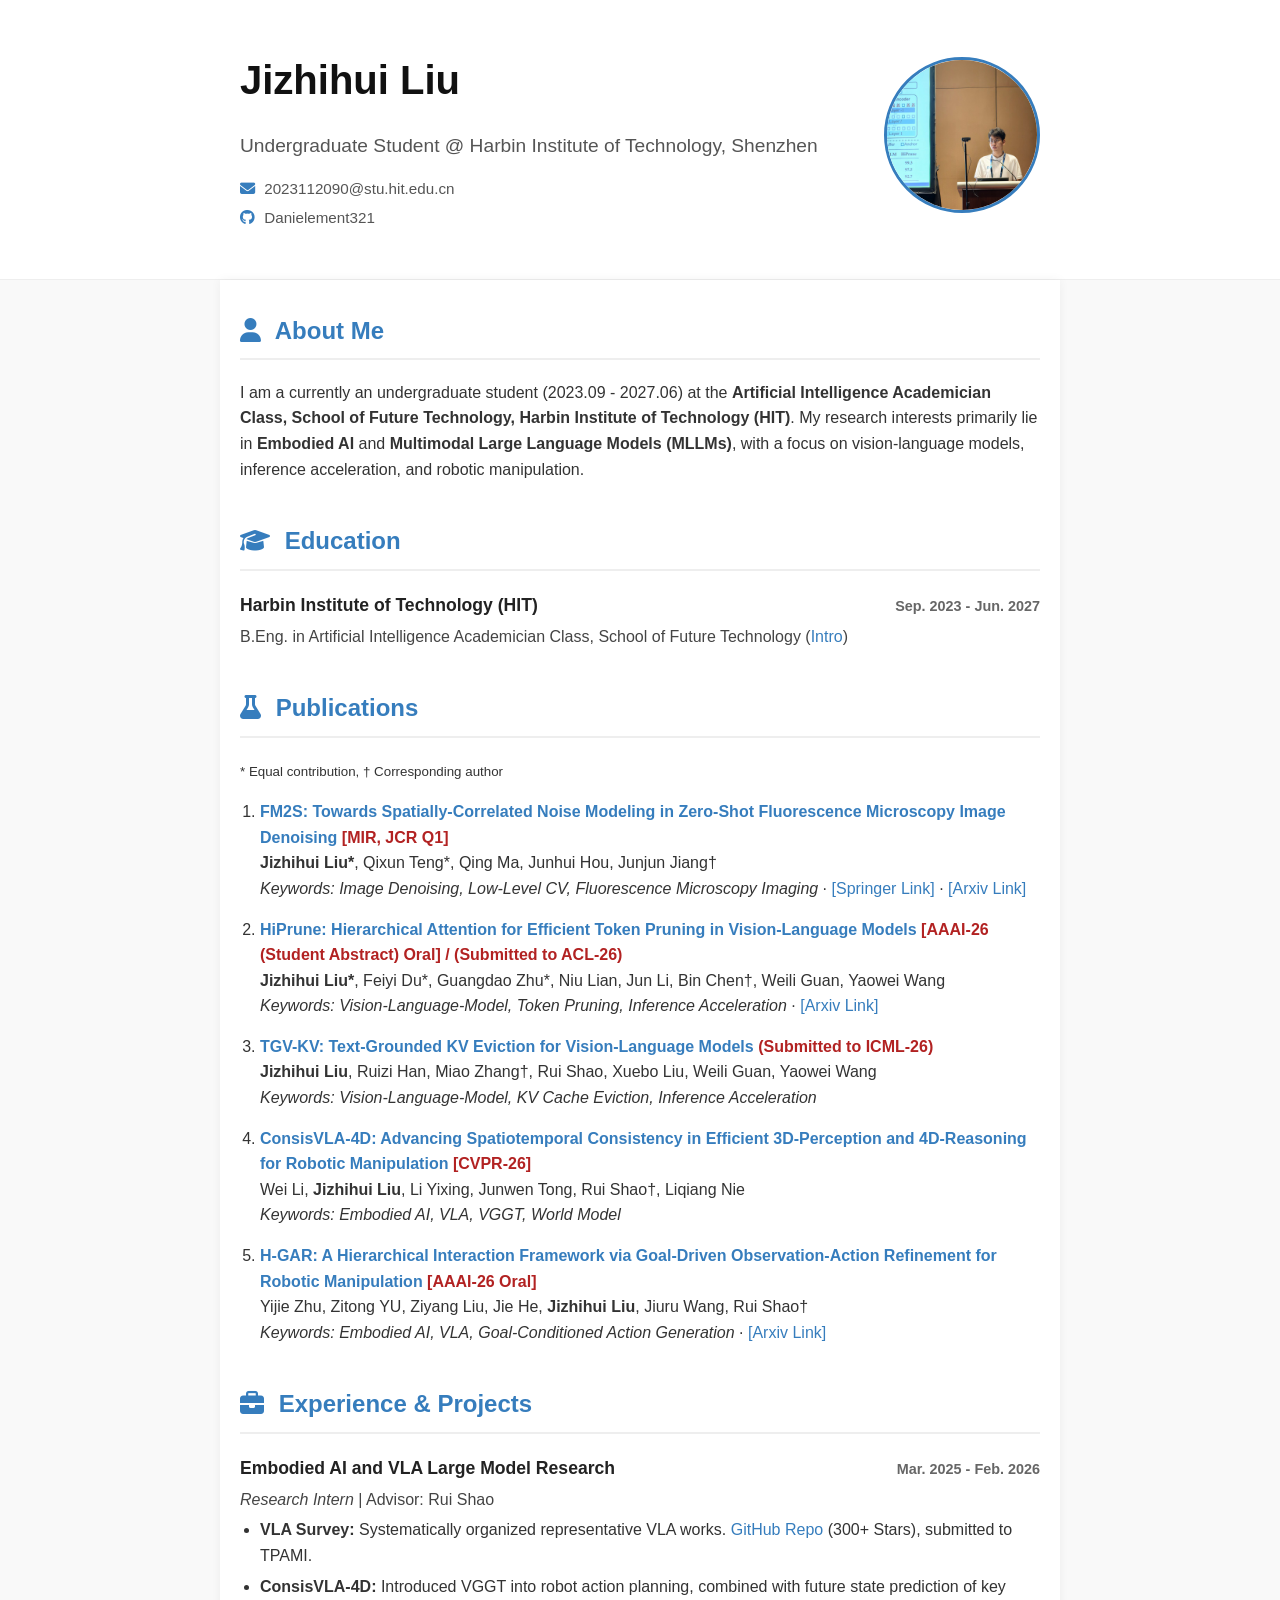
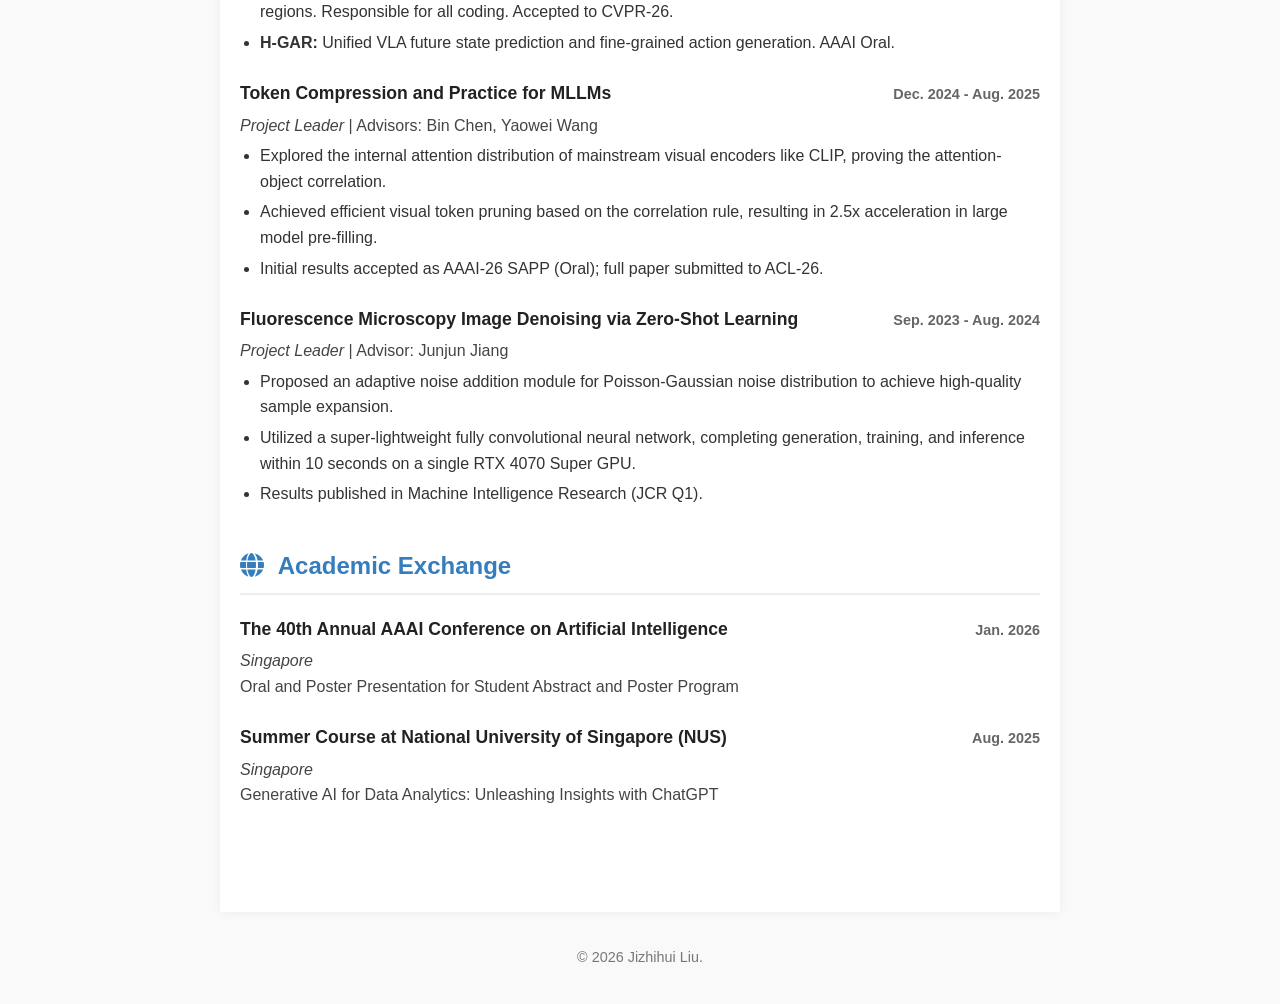
<file: index.html>
<!DOCTYPE html>
<html lang="zh-CN">
<head>
    <meta charset="UTF-8">
    <meta name="viewport" content="width=device-width, initial-scale=1.0">
    <title>🚀 Daniel's Homepage</title>
    <!-- Use FontAwesome for icons -->
    <link rel="stylesheet" href="https://cdnjs.cloudflare.com/ajax/libs/font-awesome/6.4.0/css/all.min.css">
    <link rel="stylesheet" href="styles.css">
</head>
<body>
    <header>
        <div class="header-container">
            <div class="profile-info">
                <h1>Jizhihui Liu</h1>
                <p class="subtitle">Undergraduate Student @ Harbin Institute of Technology, Shenzhen</p>
                <div class="contact-links">
                    <a href="mailto:2023112090@stu.hit.edu.cn"><i class="fas fa-envelope"></i> 2023112090@stu.hit.edu.cn</a>
                    <a href="https://github.com/Danielement321" target="_blank"><i class="fab fa-github"></i> Danielement321</a>
                </div>
            </div>
            <div class="profile-image">
                <!-- Placeholder for profile image -->
                <img src="./portrait.jpg" alt="Jizhihui Liu" id="profile-pic">
            </div>
        </div>
    </header>

    <main>
        <section id="about">
            <h2><i class="fas fa-user"></i> About Me</h2>
            <p>I am a currently an undergraduate student (2023.09 - 2027.06) at the <strong>Artificial Intelligence Academician Class, School of Future Technology, Harbin Institute of Technology (HIT)</strong>. My research interests primarily lie in <strong>Embodied AI</strong> and <strong>Multimodal Large Language Models (MLLMs)</strong>, with a focus on vision-language models, inference acceleration, and robotic manipulation.</p>
        </section>

        <section id="education">
            <h2><i class="fas fa-graduation-cap"></i> Education</h2>
            <div class="entry">
                <div class="entry-header">
                    <h3>Harbin Institute of Technology (HIT)</h3>
                    <span class="date">Sep. 2023 - Jun. 2027</span>
                </div>
                <p>B.Eng. in Artificial Intelligence Academician Class, School of Future Technology (<a href="https://mp.weixin.qq.com/s/axaLz7cmGTCDXvAlJHFuMQ" target="_blank">Intro</a>)</p>
            </div>
        </section>

        <section id="publications">
            <h2><i class="fas fa-flask"></i> Publications</h2>
            <p><small>* Equal contribution, &dagger; Corresponding author</small></p>
            <ol class="pub-list">
                <li>
                    <a href="research/fm2s/"><strong>FM2S: Towards Spatially-Correlated Noise Modeling in Zero-Shot Fluorescence Microscopy Image Denoising</strong></a> 
                    <span class="venue">[MIR, JCR Q1]</span><br>
                    <strong>Jizhihui Liu*</strong>, Qixun Teng*, Qing Ma, Junhui Hou, Junjun Jiang&dagger;<br>
                    <em>Keywords: Image Denoising, Low-Level CV, Fluorescence Microscopy Imaging</em> · 
                    <a href="https://link.springer.com/article/10.1007/s11633-025-1595-8" target="_blank">[Springer Link]</a> · 
                    <a href="https://arxiv.org/abs/2412.10031" target="_blank">[Arxiv Link]</a>
                </li>
                <li>
                    <a href="research/hiprune/"><strong>HiPrune: Hierarchical Attention for Efficient Token Pruning in Vision-Language Models</strong></a> 
                    <span class="venue">[AAAI-26 (Student Abstract) Oral] / (Submitted to ACL-26)</span><br>
                    <strong>Jizhihui Liu*</strong>, Feiyi Du*, Guangdao Zhu*, Niu Lian, Jun Li, Bin Chen&dagger;, Weili Guan, Yaowei Wang<br>
                    <em>Keywords: Vision-Language-Model, Token Pruning, Inference Acceleration</em> · 
                    <a href="https://arxiv.org/abs/2508.00553" target="_blank">[Arxiv Link]</a>
                </li>
                <li>
                    <a href="research/tgv-kv/"><strong>TGV-KV: Text-Grounded KV Eviction for Vision-Language Models</strong></a> 
                    <span class="venue">(Submitted to ICML-26)</span><br>
                    <strong>Jizhihui Liu</strong>, Ruizi Han, Miao Zhang&dagger;, Rui Shao, Xuebo Liu, Weili Guan, Yaowei Wang<br>
                    <em>Keywords: Vision-Language-Model, KV Cache Eviction, Inference Acceleration</em>
                </li>
                <li>
                    <a href="research/consisvla-4d/"><strong>ConsisVLA-4D: Advancing Spatiotemporal Consistency in Efficient 3D-Perception and 4D-Reasoning for Robotic Manipulation</strong></a> 
                    <span class="venue">[CVPR-26]</span><br>
                    Wei Li, <strong>Jizhihui Liu</strong>, Li Yixing, Junwen Tong, Rui Shao&dagger;, Liqiang Nie<br>
                    <em>Keywords: Embodied AI, VLA, VGGT, World Model</em>
                </li>
                <li>
                    <a href="research/h-gar/"><strong>H-GAR: A Hierarchical Interaction Framework via Goal-Driven Observation-Action Refinement for Robotic Manipulation</strong></a> 
                    <span class="venue">[AAAI-26 Oral]</span><br>
                    Yijie Zhu, Zitong YU, Ziyang Liu, Jie He, <strong>Jizhihui Liu</strong>, Jiuru Wang, Rui Shao&dagger;<br>
                    <em>Keywords: Embodied AI, VLA, Goal-Conditioned Action Generation</em> · 
                    <a href="https://arxiv.org/abs/2511.17079" target="_blank">[Arxiv Link]</a>
                </li>
            </ol>
        </section>

        <section id="experience">
            <h2><i class="fas fa-briefcase"></i> Experience & Projects</h2>
            <div class="entry">
                <div class="entry-header">
                    <h3>Embodied AI and VLA Large Model Research</h3>
                    <span class="date">Mar. 2025 - Feb. 2026</span>
                </div>
                <p><em>Research Intern</em> | Advisor: Rui Shao</p>
                <ul>
                    <li><strong>VLA Survey:</strong> Systematically organized representative VLA works. <a href="https://github.com/JiuTian-VL/Large-VLM-based-VLA-for-Robotic-Manipulation" target="_blank">GitHub Repo</a> (300+ Stars), submitted to TPAMI.</li>
                    <li><strong>ConsisVLA-4D:</strong> Introduced VGGT into robot action planning, combined with future state prediction of key regions. Responsible for all coding. Accepted to CVPR-26.</li>
                    <li><strong>H-GAR:</strong> Unified VLA future state prediction and fine-grained action generation. AAAI Oral.</li>
                </ul>
            </div>
            
            <div class="entry">
                <div class="entry-header">
                    <h3>Token Compression and Practice for MLLMs</h3>
                    <span class="date">Dec. 2024 - Aug. 2025</span>
                </div>
                <p><em>Project Leader</em> | Advisors: Bin Chen, Yaowei Wang</p>
                <ul>
                    <li>Explored the internal attention distribution of mainstream visual encoders like CLIP, proving the attention-object correlation.</li>
                    <li>Achieved efficient visual token pruning based on the correlation rule, resulting in 2.5x acceleration in large model pre-filling.</li>
                    <li>Initial results accepted as AAAI-26 SAPP (Oral); full paper submitted to ACL-26.</li>
                </ul>
            </div>

            <div class="entry">
                <div class="entry-header">
                    <h3>Fluorescence Microscopy Image Denoising via Zero-Shot Learning</h3>
                    <span class="date">Sep. 2023 - Aug. 2024</span>
                </div>
                <p><em>Project Leader</em> | Advisor: Junjun Jiang</p>
                <ul>
                    <li>Proposed an adaptive noise addition module for Poisson-Gaussian noise distribution to achieve high-quality sample expansion.</li>
                    <li>Utilized a super-lightweight fully convolutional neural network, completing generation, training, and inference within 10 seconds on a single RTX 4070 Super GPU.</li>
                    <li>Results published in Machine Intelligence Research (JCR Q1).</li>
                </ul>
            </div>
        </section>

        <section id="exchange">
            <h2><i class="fas fa-globe"></i> Academic Exchange</h2>
            <div class="entry">
                <div class="entry-header">
                    <h3>The 40th Annual AAAI Conference on Artificial Intelligence</h3>
                    <span class="date">Jan. 2026</span>
                </div>
                <p><em>Singapore</em><br>Oral and Poster Presentation for Student Abstract and Poster Program</p>
            </div>
            <div class="entry">
                <div class="entry-header">
                    <h3>Summer Course at National University of Singapore (NUS)</h3>
                    <span class="date">Aug. 2025</span>
                </div>
                <p><em>Singapore</em><br>Generative AI for Data Analytics: Unleashing Insights with ChatGPT</p>
            </div>
        </section>
    </main>

    <footer>
        <p>&copy; 2026 Jizhihui Liu.</p>
    </footer>
</body>
</html>
</file>
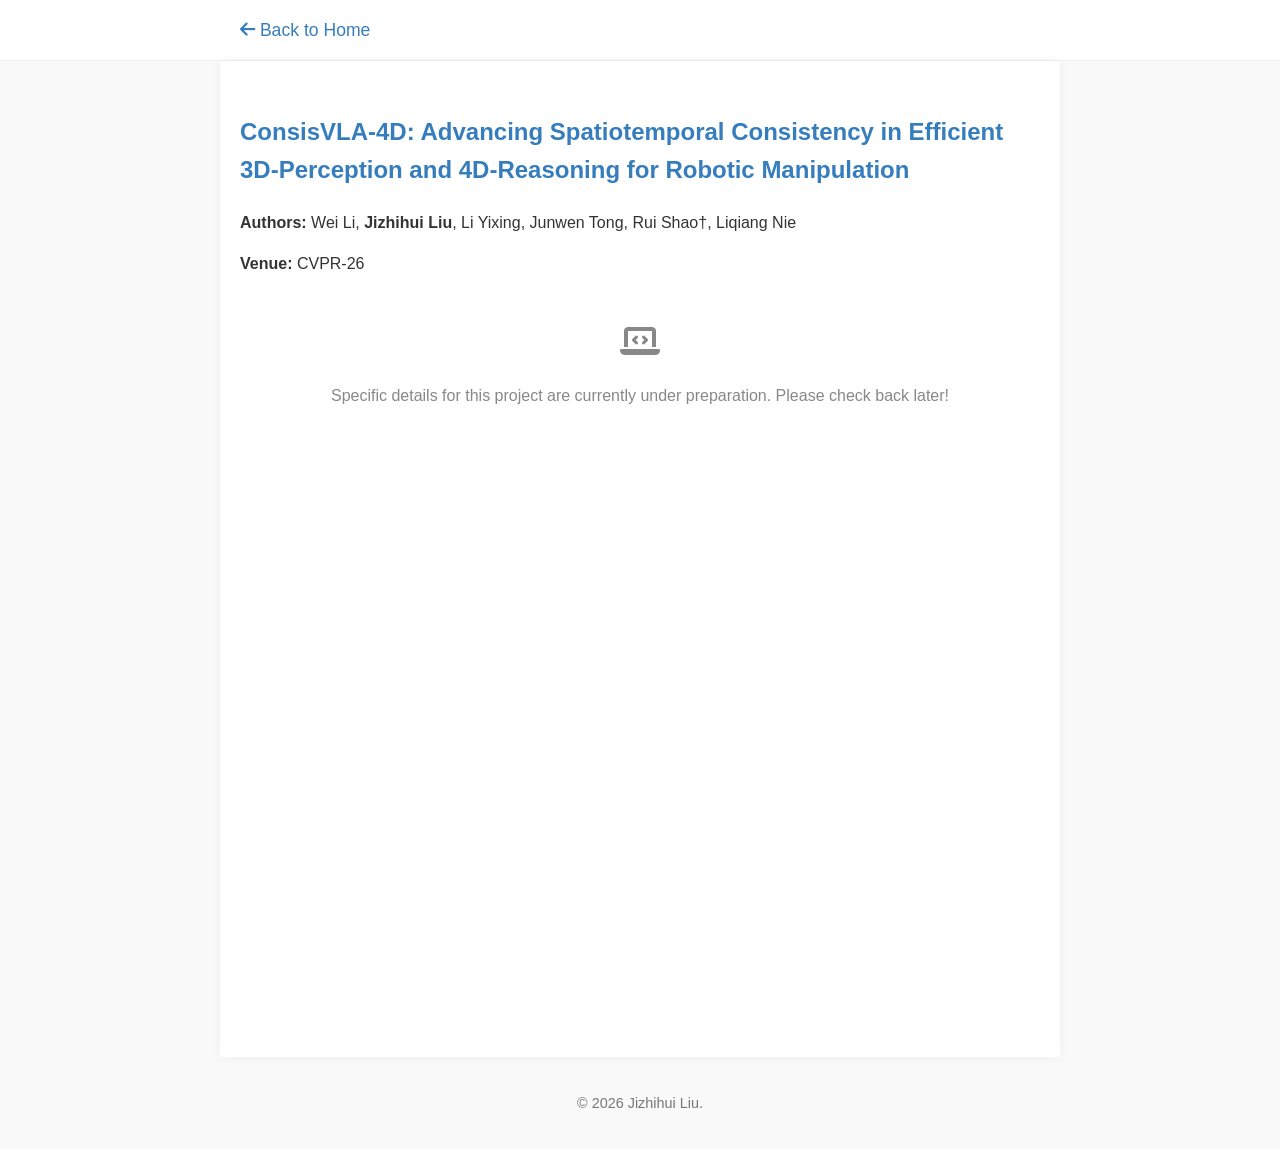
<file: research/consisvla-4d/index.html>
<!DOCTYPE html>
<html lang="zh-CN">
<head>
    <meta charset="UTF-8">
    <meta name="viewport" content="width=device-width, initial-scale=1.0">
    <title>ConsisVLA-4D - Jizhihui Liu</title>
    <link rel="stylesheet" href="https://cdnjs.cloudflare.com/ajax/libs/font-awesome/6.4.0/css/all.min.css">
    <link rel="stylesheet" href="../../styles.css">
</head>
<body>
    <header style="padding: 1rem 0;">
        <div class="header-container" style="justify-content: flex-start;">
            <a href="../../index.html" style="font-size: 1.1rem;"><i class="fas fa-arrow-left"></i> Back to Home</a>
        </div>
    </header>
    <main>
        <section>
            <h1 style="color: var(--primary-color);">ConsisVLA-4D: Advancing Spatiotemporal Consistency in Efficient 3D-Perception and 4D-Reasoning for Robotic Manipulation</h1>
            <p><strong>Authors:</strong> Wei Li, <strong>Jizhihui Liu</strong>, Li Yixing, Junwen Tong, Rui Shao&dagger;, Liqiang Nie</p>
            <p><strong>Venue:</strong> CVPR-26</p>
            
            <div style="margin-top: 3rem; text-align: center; color: #888;">
                <i class="fas fa-laptop-code" style="font-size: 2rem; margin-bottom: 10px;"></i>
                <p>Specific details for this project are currently under preparation. Please check back later!</p>
            </div>
        </section>
    </main>
    <footer>
        <p>&copy; 2026 Jizhihui Liu.</p>
    </footer>
</body>
</html>
</file>
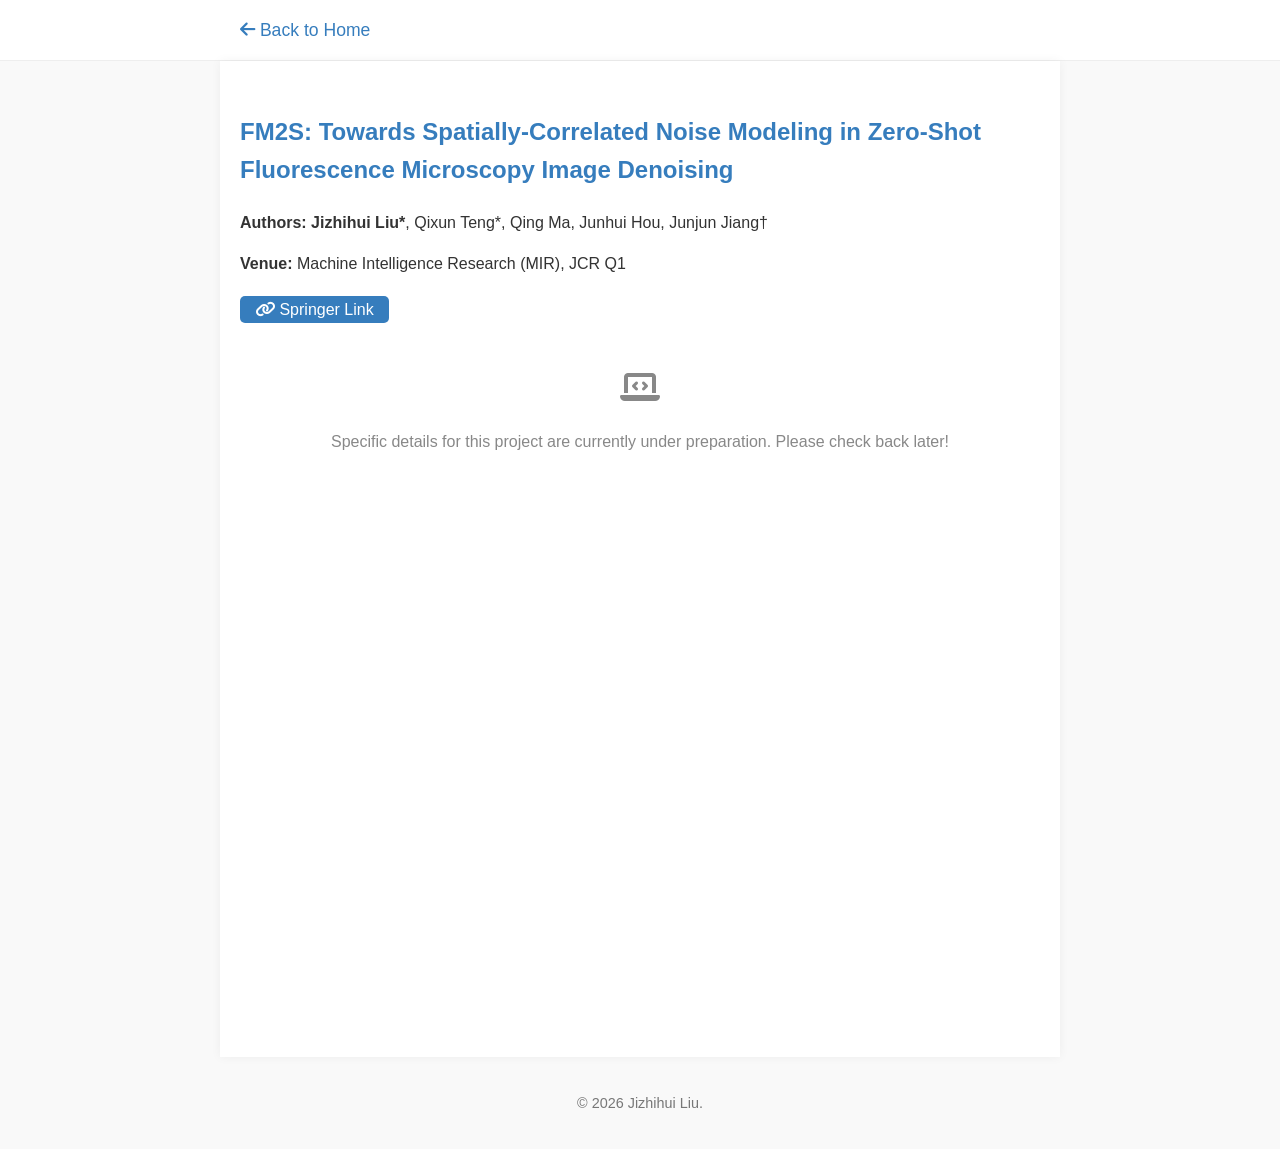
<file: research/fm2s/index.html>
<!DOCTYPE html>
<html lang="zh-CN">
<head>
    <meta charset="UTF-8">
    <meta name="viewport" content="width=device-width, initial-scale=1.0">
    <title>FM2S - Jizhihui Liu</title>
    <link rel="stylesheet" href="https://cdnjs.cloudflare.com/ajax/libs/font-awesome/6.4.0/css/all.min.css">
    <link rel="stylesheet" href="../../styles.css">
</head>
<body>
    <header style="padding: 1rem 0;">
        <div class="header-container" style="justify-content: flex-start;">
            <a href="../../index.html" style="font-size: 1.1rem;"><i class="fas fa-arrow-left"></i> Back to Home</a>
        </div>
    </header>
    <main>
        <section>
            <h1 style="color: var(--primary-color);">FM2S: Towards Spatially-Correlated Noise Modeling in Zero-Shot Fluorescence Microscopy Image Denoising</h1>
            <p><strong>Authors:</strong> <strong>Jizhihui Liu*</strong>, Qixun Teng*, Qing Ma, Junhui Hou, Junjun Jiang&dagger;</p>
            <p><strong>Venue:</strong> Machine Intelligence Research (MIR), JCR Q1</p>
            <div style="margin: 20px 0;">
                <a href="https://link.springer.com/article/10.1007/s11633-025-1595-8" target="_blank" style="padding: 5px 15px; background: var(--primary-color); color: white; border-radius: 5px;"><i class="fas fa-link"></i> Springer Link</a>
            </div>
            
            <div style="margin-top: 3rem; text-align: center; color: #888;">
                <i class="fas fa-laptop-code" style="font-size: 2rem; margin-bottom: 10px;"></i>
                <p>Specific details for this project are currently under preparation. Please check back later!</p>
            </div>
        </section>
    </main>
    <footer>
        <p>&copy; 2026 Jizhihui Liu.</p>
    </footer>
</body>
</html>
</file>
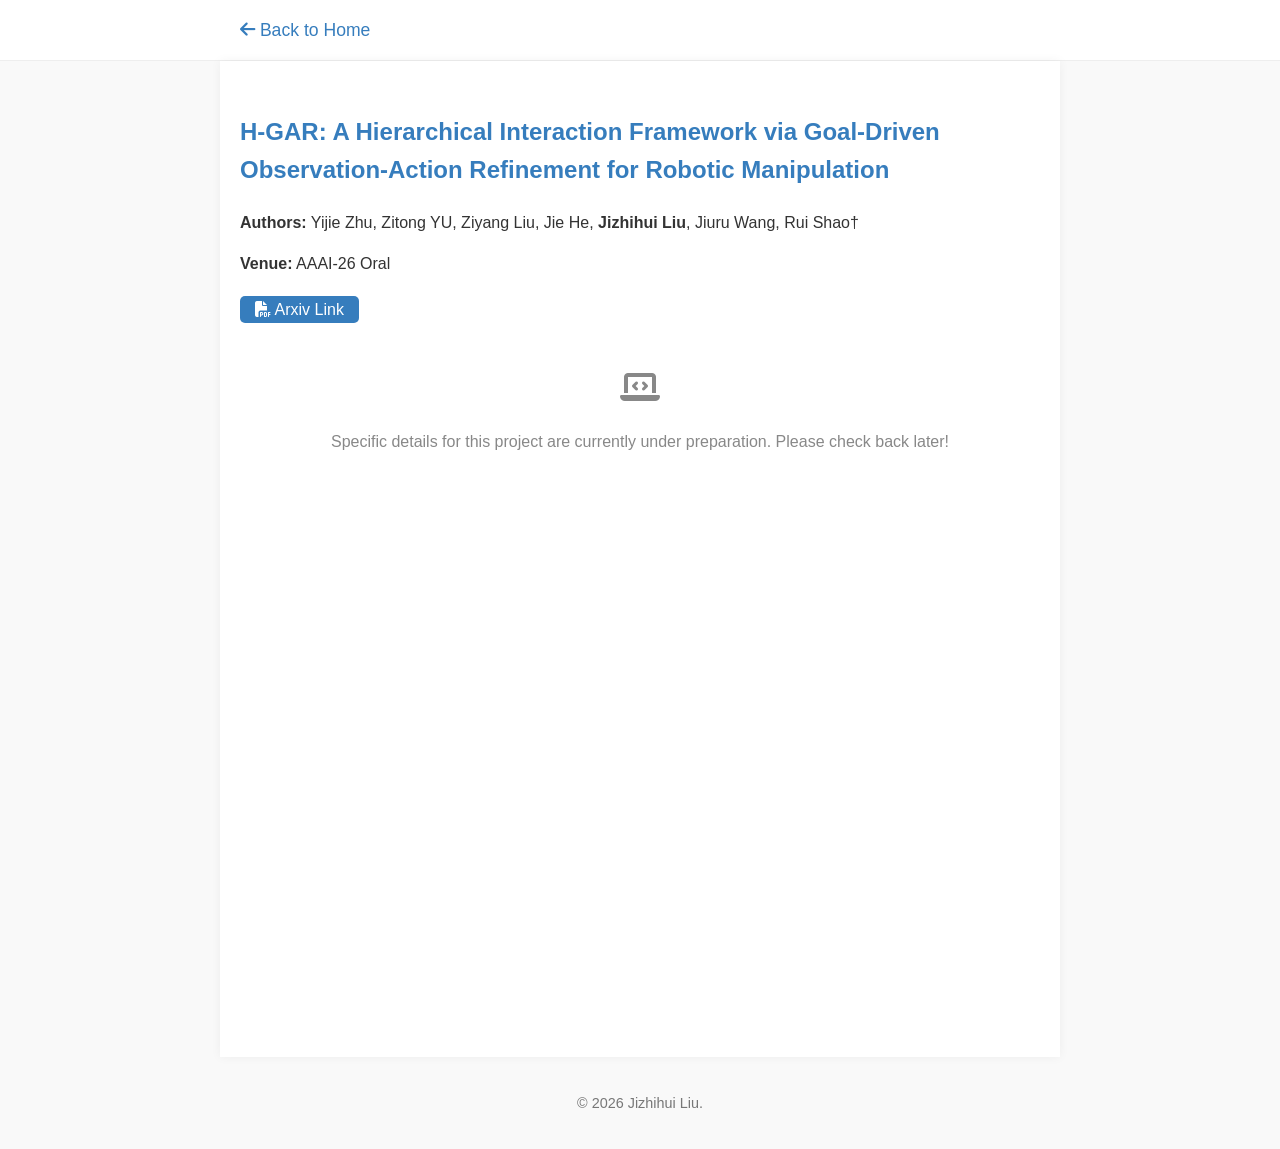
<file: research/h-gar/index.html>
<!DOCTYPE html>
<html lang="zh-CN">
<head>
    <meta charset="UTF-8">
    <meta name="viewport" content="width=device-width, initial-scale=1.0">
    <title>H-GAR - Jizhihui Liu</title>
    <link rel="stylesheet" href="https://cdnjs.cloudflare.com/ajax/libs/font-awesome/6.4.0/css/all.min.css">
    <link rel="stylesheet" href="../../styles.css">
</head>
<body>
    <header style="padding: 1rem 0;">
        <div class="header-container" style="justify-content: flex-start;">
            <a href="../../index.html" style="font-size: 1.1rem;"><i class="fas fa-arrow-left"></i> Back to Home</a>
        </div>
    </header>
    <main>
        <section>
            <h1 style="color: var(--primary-color);">H-GAR: A Hierarchical Interaction Framework via Goal-Driven Observation-Action Refinement for Robotic Manipulation</h1>
            <p><strong>Authors:</strong> Yijie Zhu, Zitong YU, Ziyang Liu, Jie He, <strong>Jizhihui Liu</strong>, Jiuru Wang, Rui Shao&dagger;</p>
            <p><strong>Venue:</strong> AAAI-26 Oral</p>
            <div style="margin: 20px 0;">
                <a href="https://arxiv.org/abs/2511.17079" target="_blank" style="padding: 5px 15px; background: var(--primary-color); color: white; border-radius: 5px;"><i class="fas fa-file-pdf"></i> Arxiv Link</a>
            </div>
            
            <div style="margin-top: 3rem; text-align: center; color: #888;">
                <i class="fas fa-laptop-code" style="font-size: 2rem; margin-bottom: 10px;"></i>
                <p>Specific details for this project are currently under preparation. Please check back later!</p>
            </div>
        </section>
    </main>
    <footer>
        <p>&copy; 2026 Jizhihui Liu.</p>
    </footer>
</body>
</html>
</file>
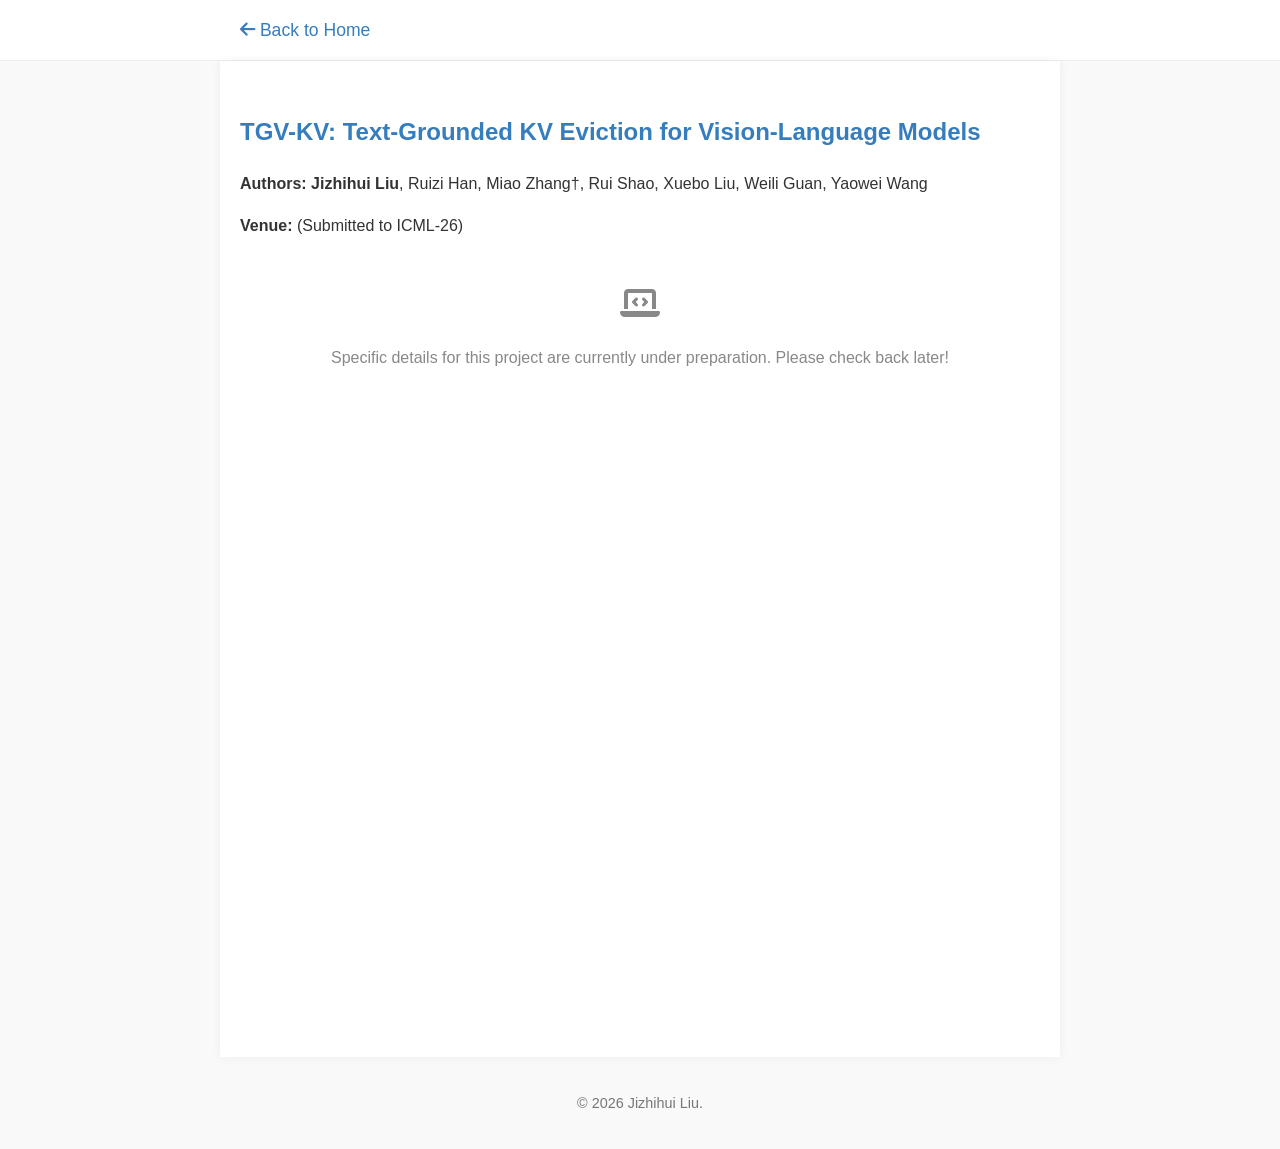
<file: research/tgv-kv/index.html>
<!DOCTYPE html>
<html lang="zh-CN">
<head>
    <meta charset="UTF-8">
    <meta name="viewport" content="width=device-width, initial-scale=1.0">
    <title>TGV-KV - Jizhihui Liu</title>
    <link rel="stylesheet" href="https://cdnjs.cloudflare.com/ajax/libs/font-awesome/6.4.0/css/all.min.css">
    <link rel="stylesheet" href="../../styles.css">
</head>
<body>
    <header style="padding: 1rem 0;">
        <div class="header-container" style="justify-content: flex-start;">
            <a href="../../index.html" style="font-size: 1.1rem;"><i class="fas fa-arrow-left"></i> Back to Home</a>
        </div>
    </header>
    <main>
        <section>
            <h1 style="color: var(--primary-color);">TGV-KV: Text-Grounded KV Eviction for Vision-Language Models</h1>
            <p><strong>Authors:</strong> <strong>Jizhihui Liu</strong>, Ruizi Han, Miao Zhang&dagger;, Rui Shao, Xuebo Liu, Weili Guan, Yaowei Wang</p>
            <p><strong>Venue:</strong> (Submitted to ICML-26)</p>
            
            <div style="margin-top: 3rem; text-align: center; color: #888;">
                <i class="fas fa-laptop-code" style="font-size: 2rem; margin-bottom: 10px;"></i>
                <p>Specific details for this project are currently under preparation. Please check back later!</p>
            </div>
        </section>
    </main>
    <footer>
        <p>&copy; 2026 Jizhihui Liu.</p>
    </footer>
</body>
</html>
</file>
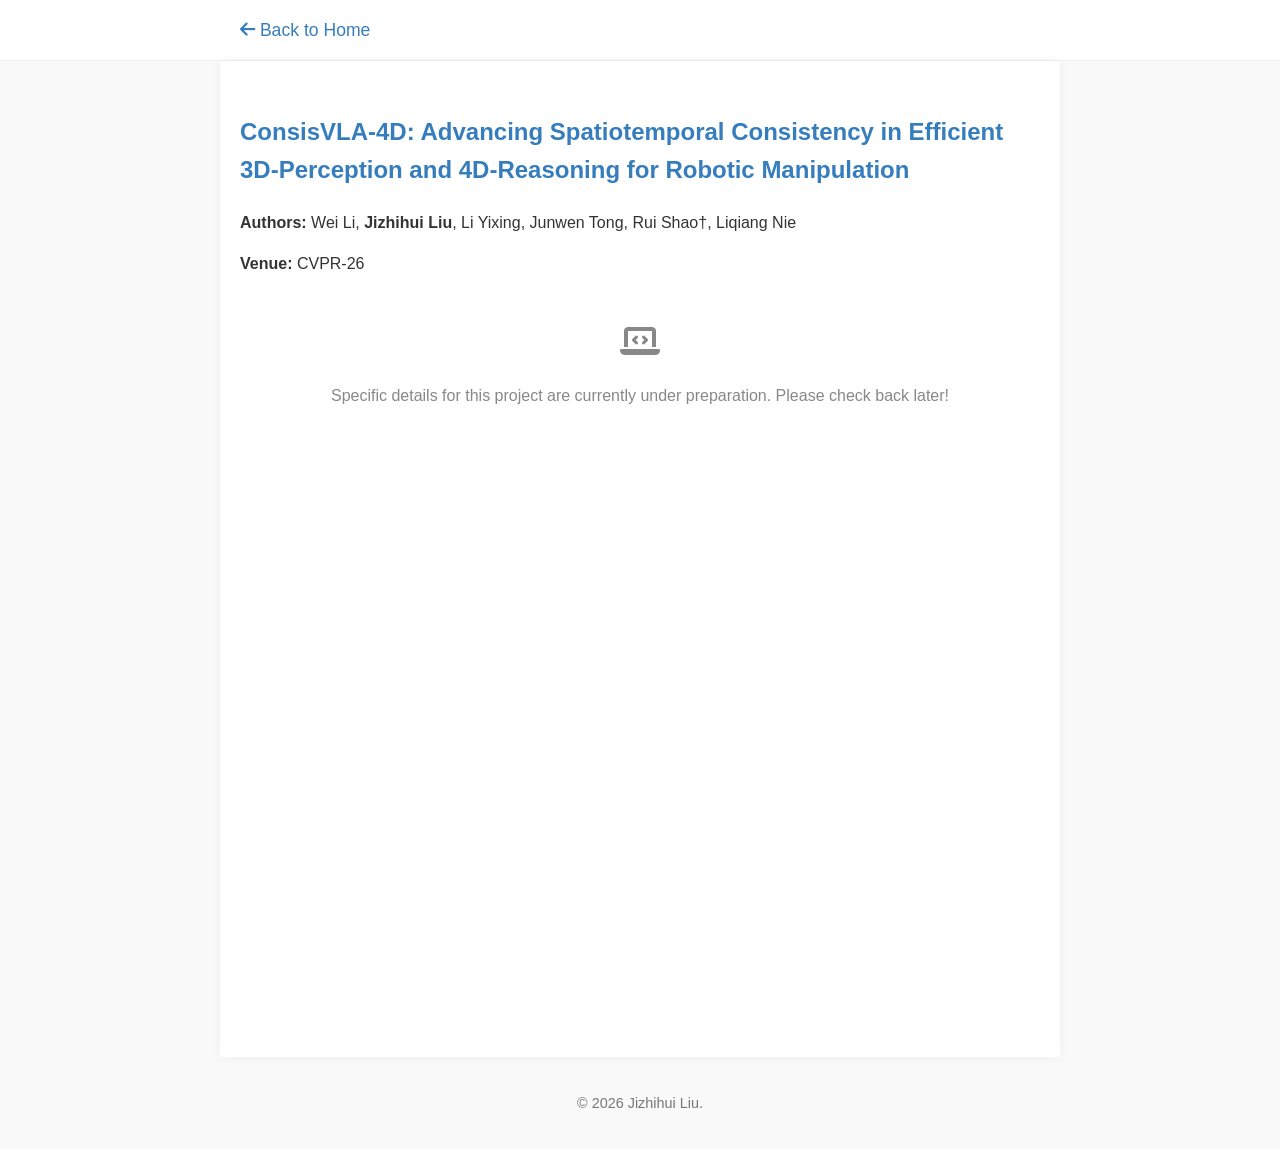
<file: research/consisvla-4d.html>
<!DOCTYPE html>
<html lang="zh-CN">
<head>
    <meta charset="UTF-8">
    <meta name="viewport" content="width=device-width, initial-scale=1.0">
    <title>ConsisVLA-4D - Jizhihui Liu</title>
    <link rel="stylesheet" href="https://cdnjs.cloudflare.com/ajax/libs/font-awesome/6.4.0/css/all.min.css">
    <link rel="stylesheet" href="../styles.css">
</head>
<body>
    <header style="padding: 1rem 0;">
        <div class="header-container" style="justify-content: flex-start;">
            <a href="../index.html" style="font-size: 1.1rem;"><i class="fas fa-arrow-left"></i> Back to Home</a>
        </div>
    </header>
    <main>
        <section>
            <h1 style="color: var(--primary-color);">ConsisVLA-4D: Advancing Spatiotemporal Consistency in Efficient 3D-Perception and 4D-Reasoning for Robotic Manipulation</h1>
            <p><strong>Authors:</strong> Wei Li, <strong>Jizhihui Liu</strong>, Li Yixing, Junwen Tong, Rui Shao&dagger;, Liqiang Nie</p>
            <p><strong>Venue:</strong> CVPR-26</p>
            
            <div style="margin-top: 3rem; text-align: center; color: #888;">
                <i class="fas fa-laptop-code" style="font-size: 2rem; margin-bottom: 10px;"></i>
                <p>Specific details for this project are currently under preparation. Please check back later!</p>
            </div>
        </section>
    </main>
    <footer>
        <p>&copy; 2026 Jizhihui Liu.</p>
    </footer>
</body>
</html>
</file>
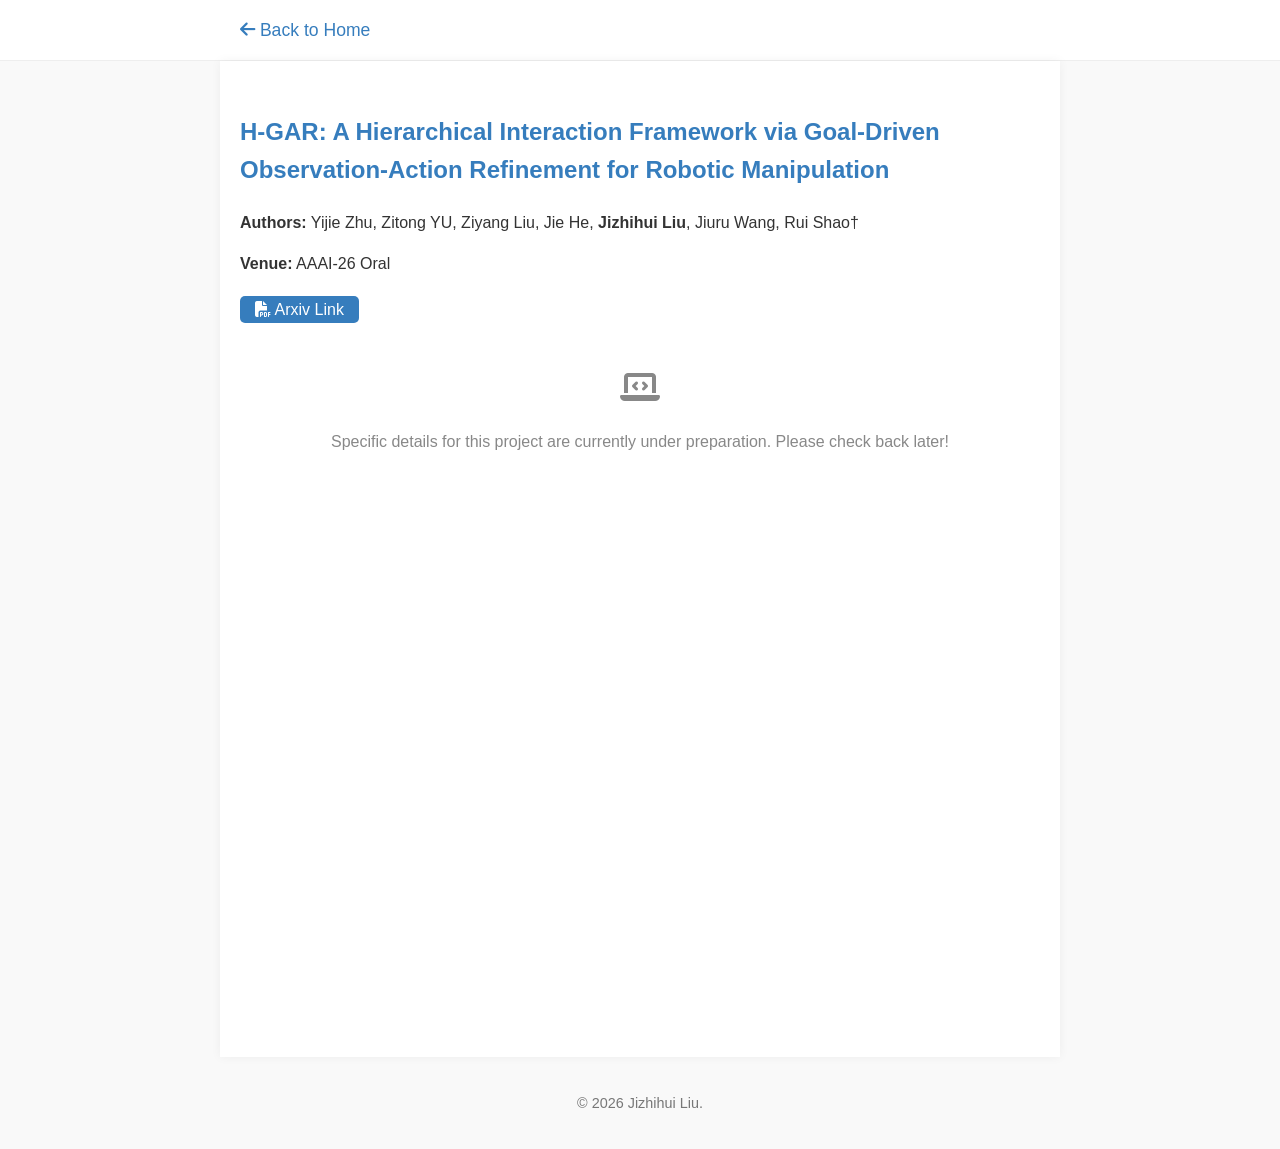
<file: research/h-gar.html>
<!DOCTYPE html>
<html lang="zh-CN">
<head>
    <meta charset="UTF-8">
    <meta name="viewport" content="width=device-width, initial-scale=1.0">
    <title>H-GAR - Jizhihui Liu</title>
    <link rel="stylesheet" href="https://cdnjs.cloudflare.com/ajax/libs/font-awesome/6.4.0/css/all.min.css">
    <link rel="stylesheet" href="../styles.css">
</head>
<body>
    <header style="padding: 1rem 0;">
        <div class="header-container" style="justify-content: flex-start;">
            <a href="../index.html" style="font-size: 1.1rem;"><i class="fas fa-arrow-left"></i> Back to Home</a>
        </div>
    </header>
    <main>
        <section>
            <h1 style="color: var(--primary-color);">H-GAR: A Hierarchical Interaction Framework via Goal-Driven Observation-Action Refinement for Robotic Manipulation</h1>
            <p><strong>Authors:</strong> Yijie Zhu, Zitong YU, Ziyang Liu, Jie He, <strong>Jizhihui Liu</strong>, Jiuru Wang, Rui Shao&dagger;</p>
            <p><strong>Venue:</strong> AAAI-26 Oral</p>
            <div style="margin: 20px 0;">
                <a href="https://arxiv.org/abs/2511.17079" target="_blank" style="padding: 5px 15px; background: var(--primary-color); color: white; border-radius: 5px;"><i class="fas fa-file-pdf"></i> Arxiv Link</a>
            </div>
            
            <div style="margin-top: 3rem; text-align: center; color: #888;">
                <i class="fas fa-laptop-code" style="font-size: 2rem; margin-bottom: 10px;"></i>
                <p>Specific details for this project are currently under preparation. Please check back later!</p>
            </div>
        </section>
    </main>
    <footer>
        <p>&copy; 2026 Jizhihui Liu.</p>
    </footer>
</body>
</html>
</file>
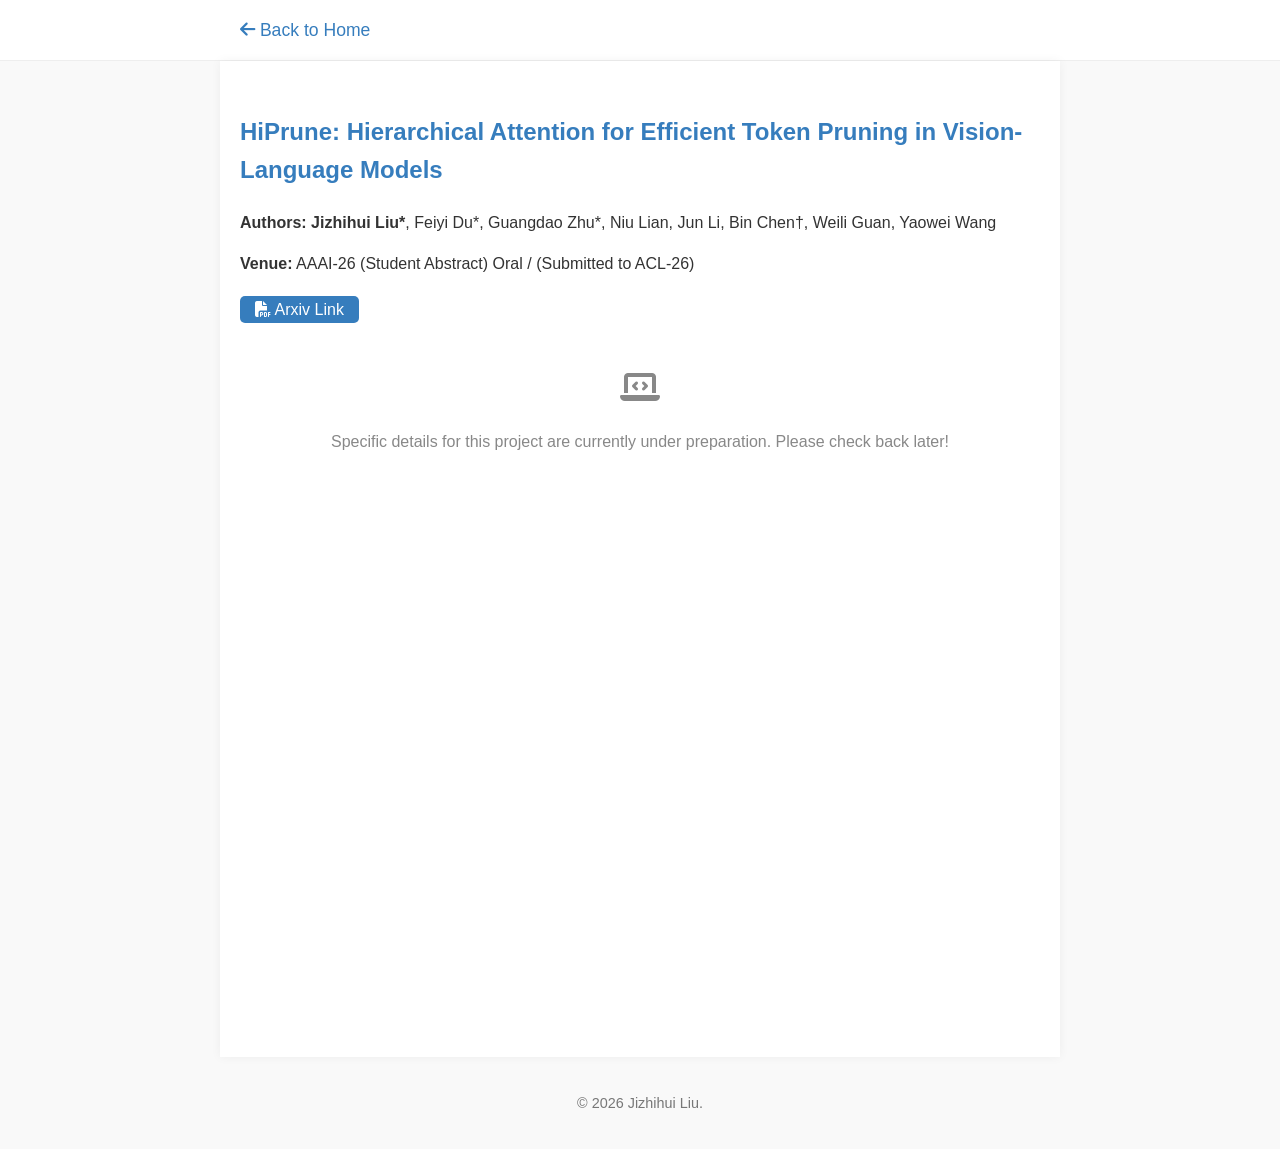
<file: research/hiprune.html>
<!DOCTYPE html>
<html lang="zh-CN">
<head>
    <meta charset="UTF-8">
    <meta name="viewport" content="width=device-width, initial-scale=1.0">
    <title>HiPrune - Jizhihui Liu</title>
    <link rel="stylesheet" href="https://cdnjs.cloudflare.com/ajax/libs/font-awesome/6.4.0/css/all.min.css">
    <link rel="stylesheet" href="../styles.css">
</head>
<body>
    <header style="padding: 1rem 0;">
        <div class="header-container" style="justify-content: flex-start;">
            <a href="../index.html" style="font-size: 1.1rem;"><i class="fas fa-arrow-left"></i> Back to Home</a>
        </div>
    </header>
    <main>
        <section>
            <h1 style="color: var(--primary-color);">HiPrune: Hierarchical Attention for Efficient Token Pruning in Vision-Language Models</h1>
            <p><strong>Authors:</strong> <strong>Jizhihui Liu*</strong>, Feiyi Du*, Guangdao Zhu*, Niu Lian, Jun Li, Bin Chen&dagger;, Weili Guan, Yaowei Wang</p>
            <p><strong>Venue:</strong> AAAI-26 (Student Abstract) Oral / (Submitted to ACL-26)</p>
            <div style="margin: 20px 0;">
                <a href="https://arxiv.org/abs/2508.00553" target="_blank" style="padding: 5px 15px; background: var(--primary-color); color: white; border-radius: 5px;"><i class="fas fa-file-pdf"></i> Arxiv Link</a>
            </div>
            
            <div style="margin-top: 3rem; text-align: center; color: #888;">
                <i class="fas fa-laptop-code" style="font-size: 2rem; margin-bottom: 10px;"></i>
                <p>Specific details for this project are currently under preparation. Please check back later!</p>
            </div>
        </section>
    </main>
    <footer>
        <p>&copy; 2026 Jizhihui Liu.</p>
    </footer>
</body>
</html>
</file>
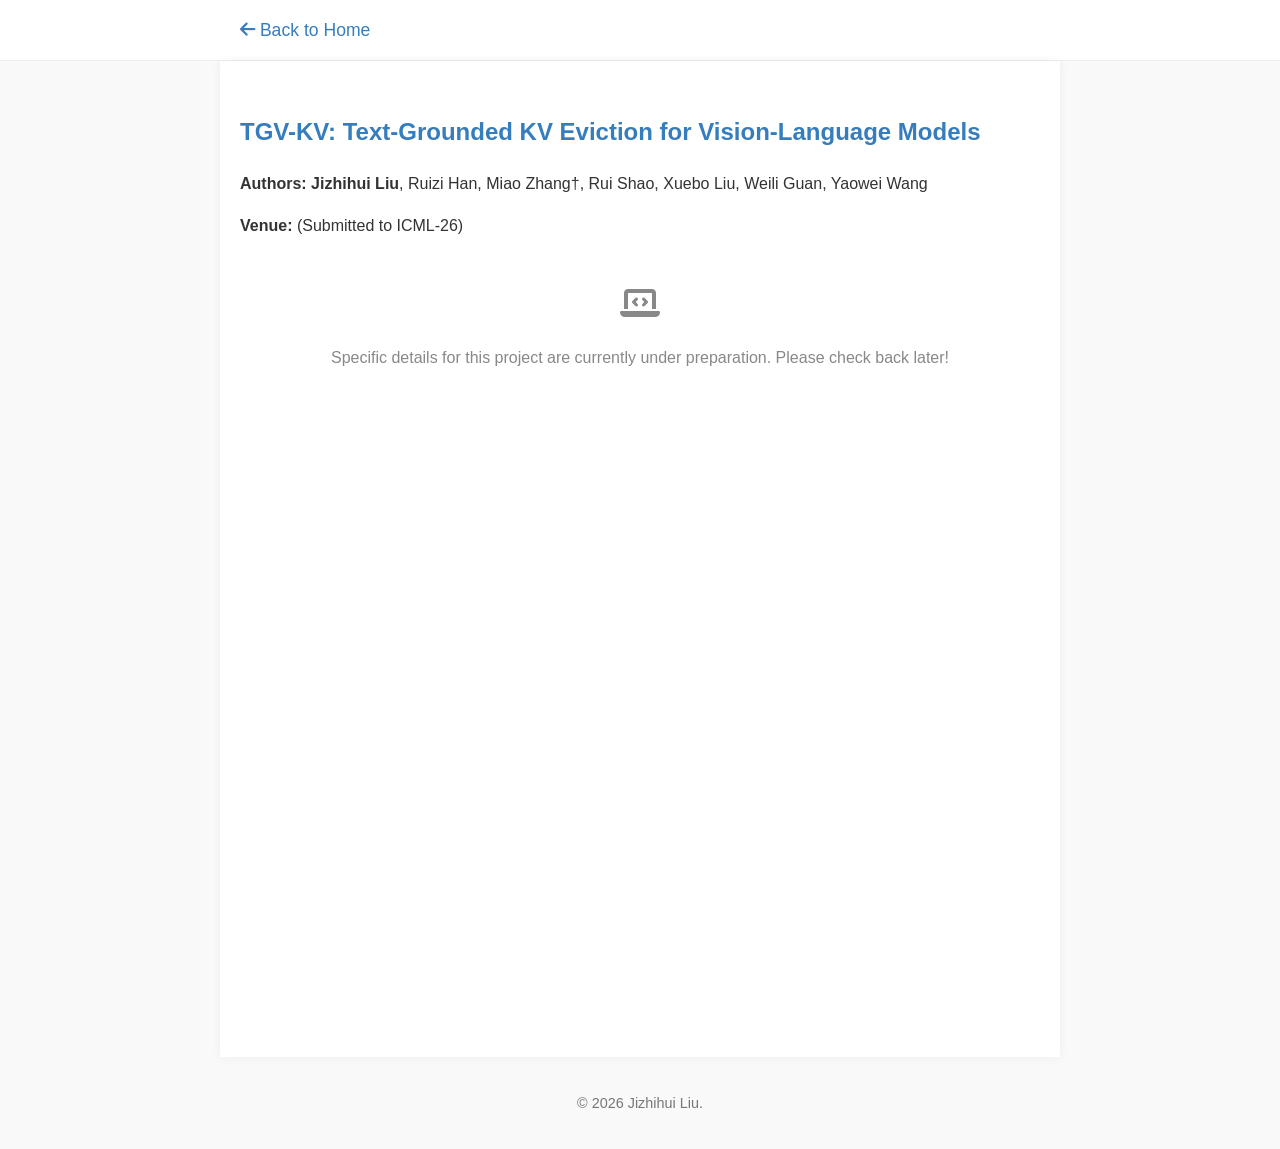
<file: research/tgv-kv.html>
<!DOCTYPE html>
<html lang="zh-CN">
<head>
    <meta charset="UTF-8">
    <meta name="viewport" content="width=device-width, initial-scale=1.0">
    <title>TGV-KV - Jizhihui Liu</title>
    <link rel="stylesheet" href="https://cdnjs.cloudflare.com/ajax/libs/font-awesome/6.4.0/css/all.min.css">
    <link rel="stylesheet" href="../styles.css">
</head>
<body>
    <header style="padding: 1rem 0;">
        <div class="header-container" style="justify-content: flex-start;">
            <a href="../index.html" style="font-size: 1.1rem;"><i class="fas fa-arrow-left"></i> Back to Home</a>
        </div>
    </header>
    <main>
        <section>
            <h1 style="color: var(--primary-color);">TGV-KV: Text-Grounded KV Eviction for Vision-Language Models</h1>
            <p><strong>Authors:</strong> <strong>Jizhihui Liu</strong>, Ruizi Han, Miao Zhang&dagger;, Rui Shao, Xuebo Liu, Weili Guan, Yaowei Wang</p>
            <p><strong>Venue:</strong> (Submitted to ICML-26)</p>
            
            <div style="margin-top: 3rem; text-align: center; color: #888;">
                <i class="fas fa-laptop-code" style="font-size: 2rem; margin-bottom: 10px;"></i>
                <p>Specific details for this project are currently under preparation. Please check back later!</p>
            </div>
        </section>
    </main>
    <footer>
        <p>&copy; 2026 Jizhihui Liu.</p>
    </footer>
</body>
</html>
</file>
<file: styles.css>
:root {
    --primary-color: #367dbd;
    --text-color: #333;
    --bg-color: #f9f9f9;
    --content-bg: #fff;
    --border-color: #eee;
}

body {
    font-family: -apple-system, BlinkMacSystemFont, "Segoe UI", Roboto, Helvetica, Arial, sans-serif;
    line-height: 1.6;
    color: var(--text-color);
    background-color: var(--bg-color);
    margin: 0;
    padding: 0;
}

a {
    color: var(--primary-color);
    text-decoration: none;
    transition: color 0.2s;
}

a:hover {
    text-decoration: underline;
    color: #245888;
}

header {
    background-color: var(--content-bg);
    border-bottom: 1px solid var(--border-color);
    padding: 3rem 0;
}

.header-container, main {
    max-width: 800px;
    margin: 0 auto;
    padding: 0 20px;
}

.header-container {
    display: flex;
    justify-content: space-between;
    align-items: center;
    flex-wrap: wrap;
    gap: 20px;
}

.profile-info h1 {
    margin: 0 0 10px 0;
    font-size: 2.5rem;
    color: #111;
}

.subtitle {
    font-size: 1.2rem;
    color: #555;
    margin-bottom: 15px;
}

.contact-links {
    display: flex;
    flex-direction: column;
    gap: 5px;
}

.contact-links a, .contact-links span {
    color: #555;
    font-size: 0.95rem;
}

.contact-links i {
    width: 20px;
    color: var(--primary-color);
}

.profile-image img {
    border-radius: 50%;
    width: 150px;
    height: 150px;
    object-fit: cover;
    border: 3px solid var(--primary-color);
}

main {
    background-color: var(--content-bg);
    padding: 2rem 20px 4rem 20px;
    box-shadow: 0 0 10px rgba(0,0,0,0.05);
    min-height: 100vh;
}

section {
    margin-bottom: 2.5rem;
}

h2 {
    color: var(--primary-color);
    border-bottom: 2px solid var(--border-color);
    padding-bottom: 8px;
    margin-top: 0;
}

h2 i {
    margin-right: 8px;
}

.entry {
    margin-bottom: 1.5rem;
}

.entry-header {
    display: flex;
    justify-content: space-between;
    align-items: baseline;
    margin-bottom: 5px;
}

.entry-header h3 {
    margin: 0;
    font-size: 1.1rem;
    color: #222;
}

.entry-header .date {
    color: #666;
    font-size: 0.9rem;
    font-weight: bold;
}

.entry p {
    margin: 5px 0;
    color: #444;
}

ul, ol {
    margin-top: 5px;
    padding-left: 20px;
}

li {
    margin-bottom: 5px;
}

.pub-list li {
    margin-bottom: 15px;
}

.venue {
    font-weight: bold;
    color: #B22222;
}

footer {
    text-align: center;
    padding: 20px;
    color: #777;
    font-size: 0.9rem;
}
</file>
